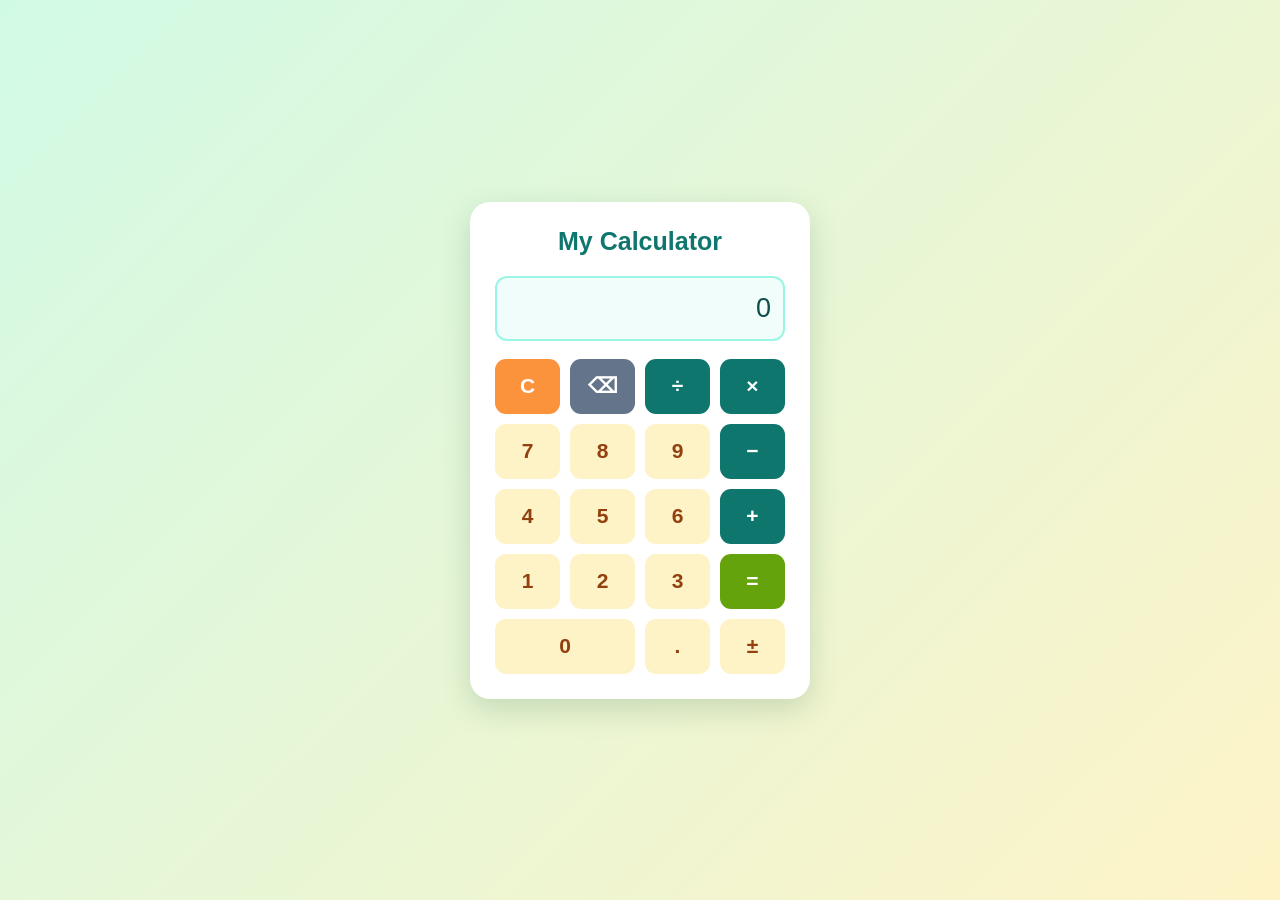
<file: index.html>
<!DOCTYPE html>
<html lang="en">
<head>
    <meta charset="UTF-8">
    <meta name="viewport" content="width=device-width, initial-scale=1.0">
    <title>My Calculator</title>
    <link rel="stylesheet" href="style.css">
</head>
<body>

    <div class="calculator">
        <h1>My Calculator</h1>

        <input type="text" id="display"
               value="0" readonly
               aria-label="Calculator display">

        <div class="buttons">
            <button class="clear" data-action="clear">C</button>
            <button class="backspace" data-action="backspace">⌫</button>
            <button class="operator" data-value="/">÷</button>
            <button class="operator" data-value="*">×</button>

            <button data-value="7">7</button>
            <button data-value="8">8</button>
            <button data-value="9">9</button>
            <button class="operator" data-value="-">−</button>

            <button data-value="4">4</button>
            <button data-value="5">5</button>
            <button data-value="6">6</button>
            <button class="operator" data-value="+">+</button>

            <button data-value="1">1</button>
            <button data-value="2">2</button>
            <button data-value="3">3</button>
            <button class="equal" data-action="calculate">=</button>

            <button class="zero" data-value="0">0</button>
            <button data-value=".">.</button>
            <button data-action="sign">±</button>
        </div>
    </div>

    <script src="script.js"></script>
</body>
</html>
</file>
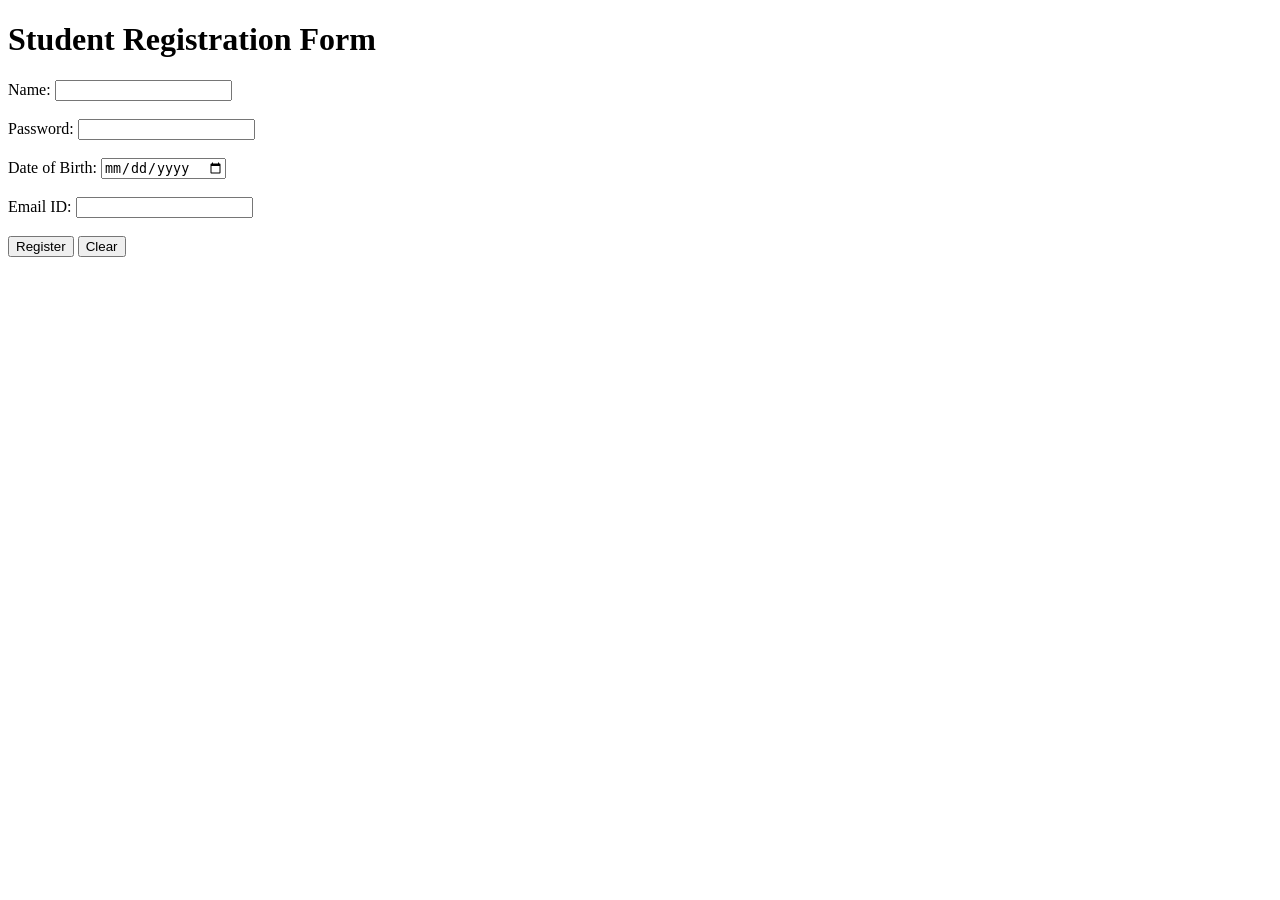
<file: Student Form.html>
<!DOCTYPE html>
<html>
<head>
    <title>Student Registration Form</title>
</head>

<body>

    <h1>Student Registration Form</h1>

    <form>

        Name:
        <input type="text" name="name">
        <br><br>

        Password:
        <input type="password" name="password">
        <br><br>

        Date of Birth:
        <input type="date" name="dob">
        <br><br>

        Email ID:
        <input type="email" name="email">
        <br><br>

        <input type="submit" value="Register">
        <input type="reset" value="Clear">

    </form>

</body>
</html>
</file>
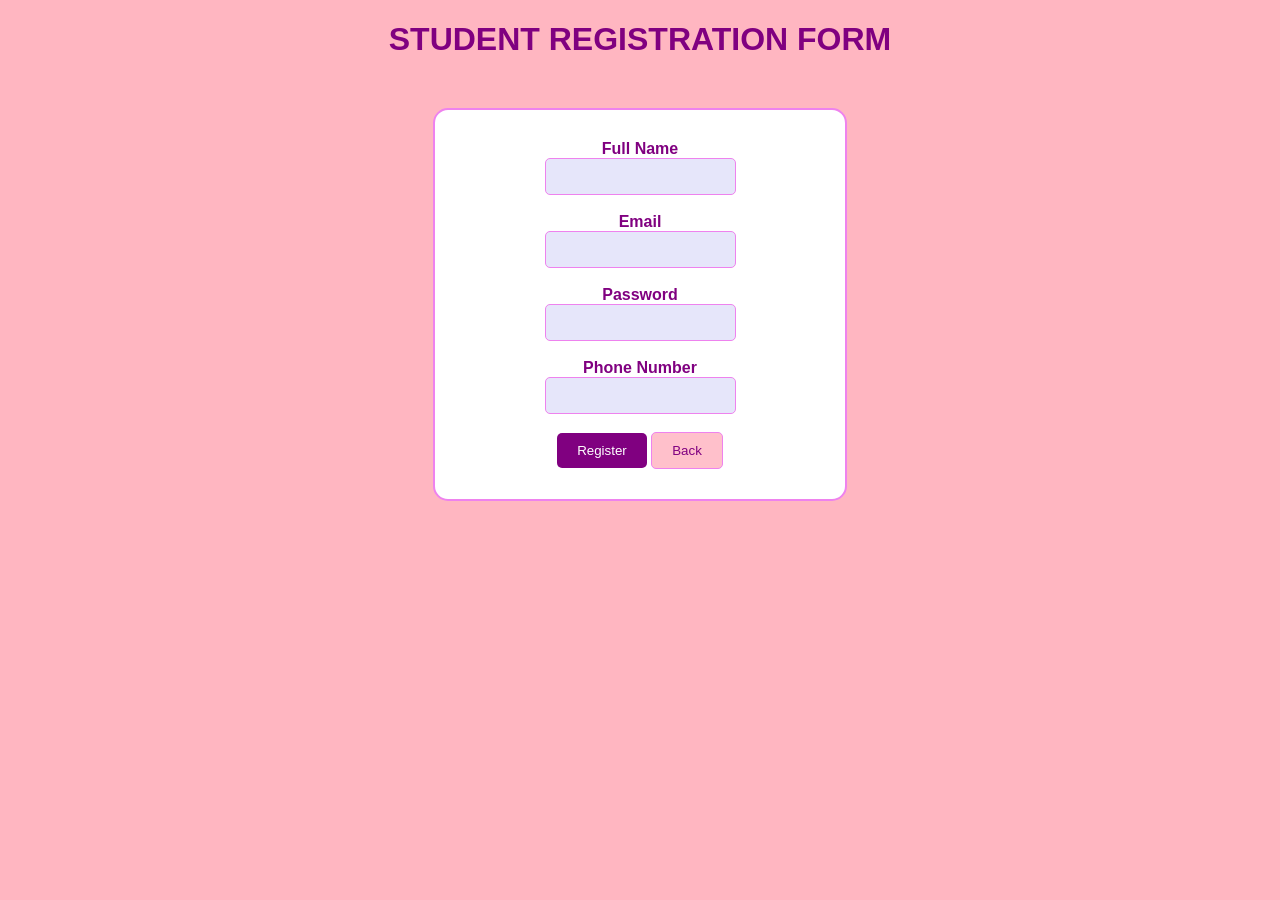
<file: style.html>
<!DOCTYPE html>
<html>
<head>
    <title>Student Registration Form</title>

    <style>
        body {
            background-color: lightpink;
            font-family: Arial, sans-serif;
            text-align: center;
        }

        h1 {
            color: purple;
        }

        form {
            background-color: white;
            border: 2px solid violet;
            border-radius: 15px;
            padding: 30px;
            width: 350px;
            margin: 50px auto;
        }

        .form1 {
            color: purple;
            font-weight: bold;
        }

        input {
            background-color: lavender;
            border: 1px solid violet;
            padding: 10px;
            border-radius: 5px;
        }

        .button {
            background-color: purple;
            color: white;
            border: none;
            padding: 10px 20px;
            border-radius: 5px;
            cursor: pointer;
        }

        .button:hover {
            background-color: violet;
        }

        input[type="submit"]:last-child {
            background-color: pink;
            color: purple;
            border: 1px solid violet;
            padding: 10px 20px;
            border-radius: 5px;
            cursor: pointer;
        }
    </style>
</head>

<body>

    <h1>STUDENT REGISTRATION FORM</h1>

    <form>

        <label class="form1" for="name">Full Name</label><br>
        <input type="text" id="name"><br><br>

        <label class="form1" for="email">Email</label><br>
        <input type="email" id="email"><br><br>

        <label class="form1" for="password">Password</label><br>
        <input type="password" id="password"><br><br>

        <label class="form1" for="phone">Phone Number</label><br>
        <input type="text" id="phone"><br><br>

        <input class="button" type="submit" value="Register">
        <input type="submit" value="Back">

    </form>

</body>
</html>
</file>
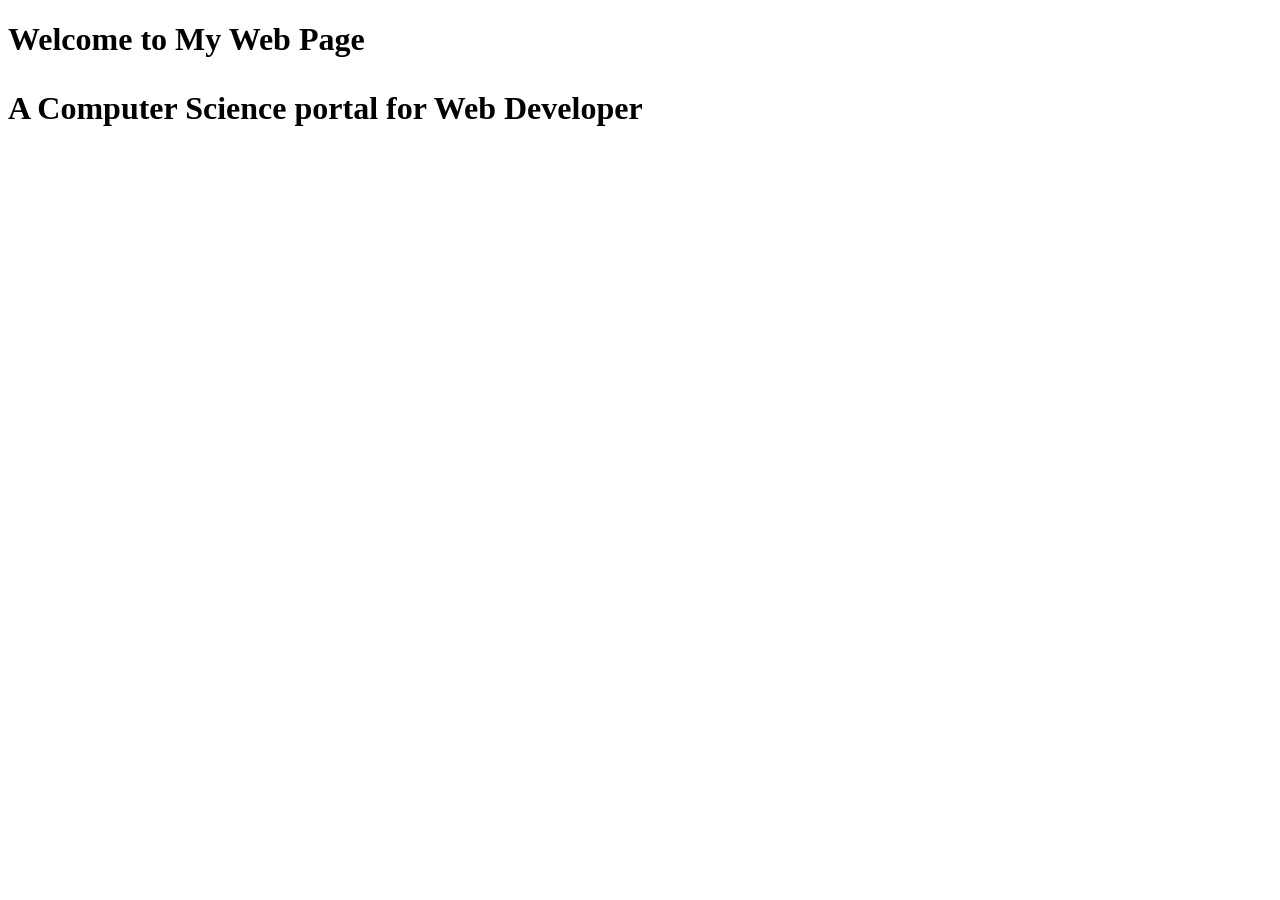
<file: Web.html>
<!DOCTYPE html>
<html>

<!--Head Section content -->
<head>

<!-- Page title -->
<title>Basic Web Page</title>
</head>

<!-- Body Section content -->
<body>

<!-- Used to display heading content --> <h1>Welcome to  My Web Page

<!-- Used to display paragraph content --> <p>A Computer Science portal for Web Developer</p> </body>
</file>
<file: style.css>
* {
    box-sizing: border-box;
}

body {
    font-family: Arial, sans-serif;
    background: linear-gradient(135deg, #d1fae5, #fef3c7);
    display: flex;
    justify-content: center;
    align-items: center;
    min-height: 100vh;
    margin: 0;
    padding: 20px;
}

.calculator {
    background-color: #ffffff;
    width: 340px;
    max-width: 100%;
    padding: 25px;
    border-radius: 20px;
    box-shadow: 0 10px 30px rgba(20, 83, 45, 0.18);
}

h1 {
    text-align: center;
    color: #0f766e;
    font-size: 25px;
    margin: 0 0 20px;
}

#display {
    width: 100%;
    height: 65px;
    margin-bottom: 18px;
    padding: 12px;
    font-size: 27px;
    text-align: right;
    border: 2px solid #99f6e4;
    border-radius: 12px;
    background-color: #f0fdfa;
    color: #134e4a;
    outline: none;
}

.buttons {
    display: grid;
    grid-template-columns: repeat(4, minmax(0, 1fr));
    gap: 10px;
}

button {
    min-width: 0;
    height: 55px;
    font-size: 21px;
    font-weight: bold;
    border: none;
    border-radius: 11px;
    background-color: #fef3c7;
    color: #92400e;
    cursor: pointer;
    transition: background-color 0.2s, transform 0.1s;
}

button:hover {
    background-color: #fde68a;
}

button:active {
    transform: scale(0.96);
}

.operator {
    background-color: #0f766e;
    color: white;
}

.operator:hover {
    background-color: #115e59;
}

.clear {
    background-color: #fb923c;
    color: white;
}

.clear:hover {
    background-color: #ea580c;
}

.backspace {
    background-color: #64748b;
    color: white;
}

.backspace:hover {
    background-color: #475569;
}

.equal {
    background-color: #65a30d;
    color: white;
}

.equal:hover {
    background-color: #4d7c0f;
}

.zero {
    grid-column: span 2;
}

@media (max-width: 360px) {
    .calculator {
        padding: 18px;
    }

    .buttons {
        gap: 7px;
    }

    button {
        height: 50px;
    }
}
</file>
